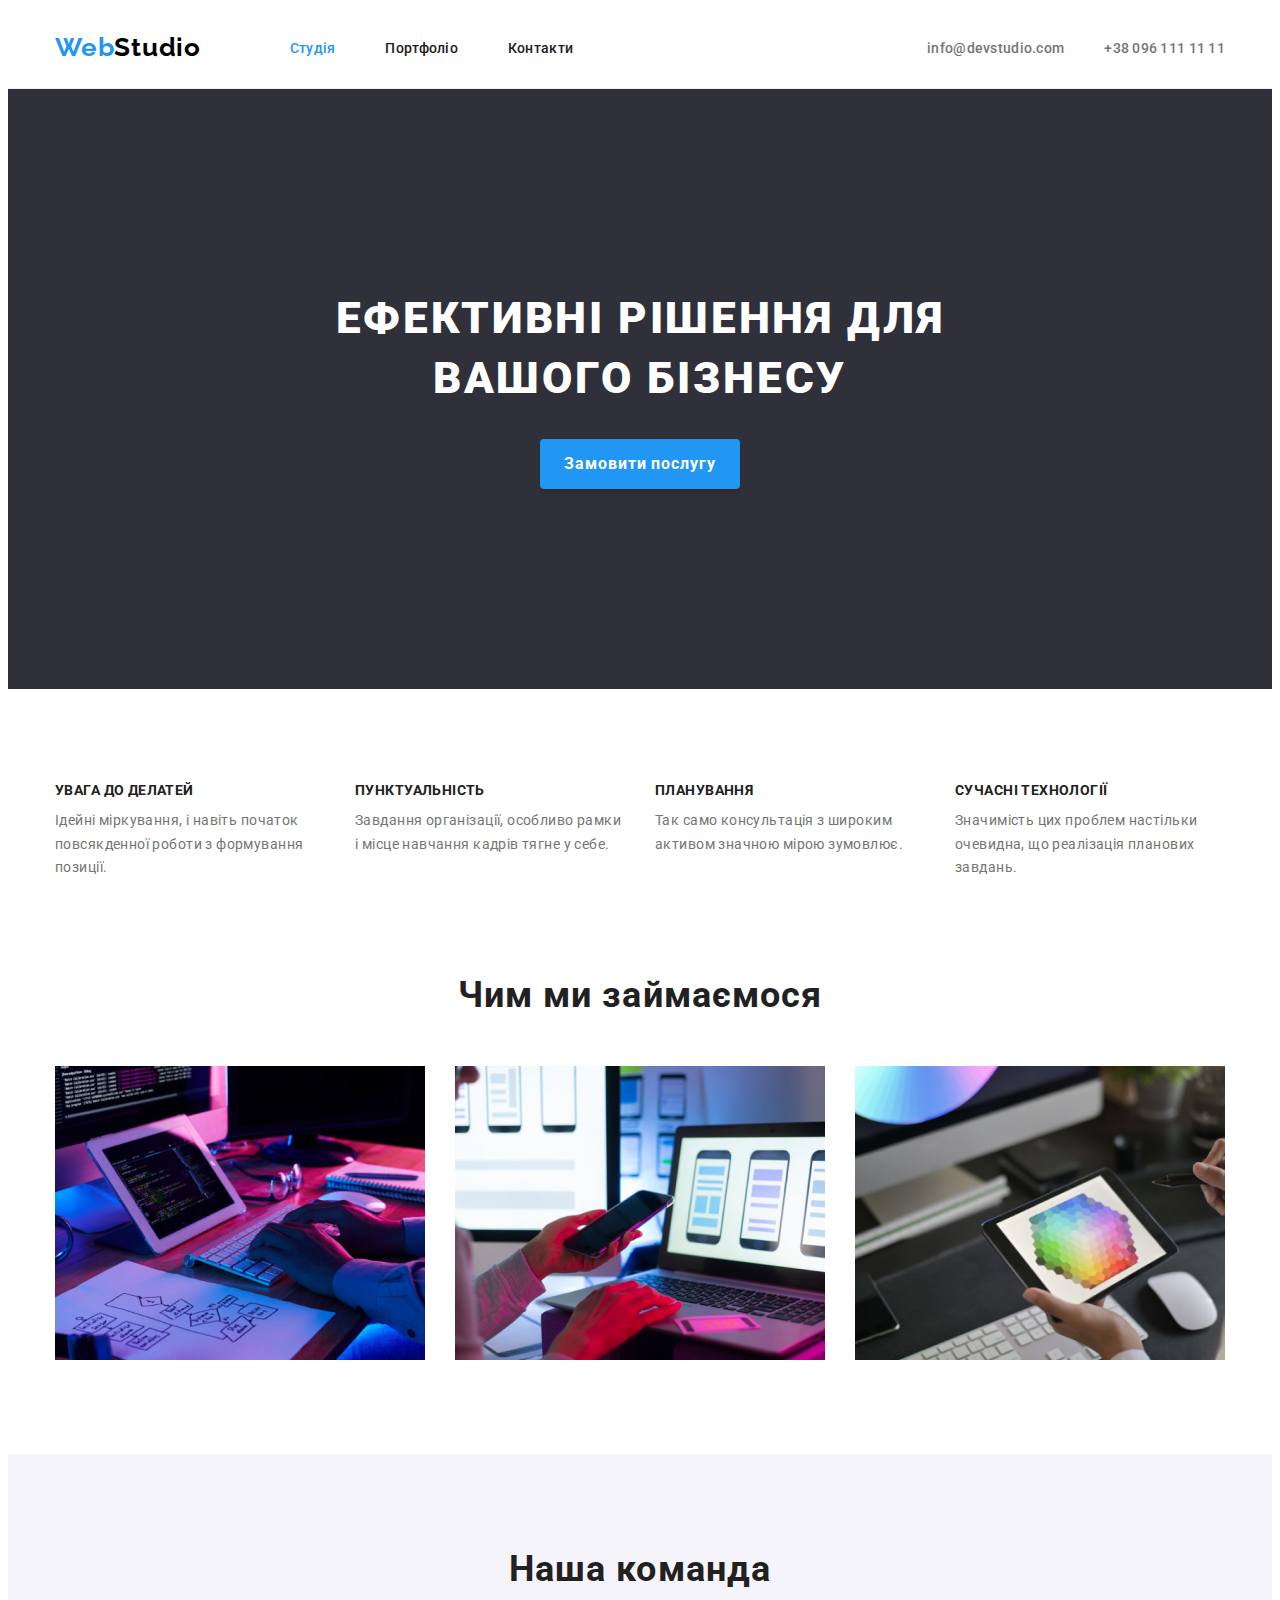
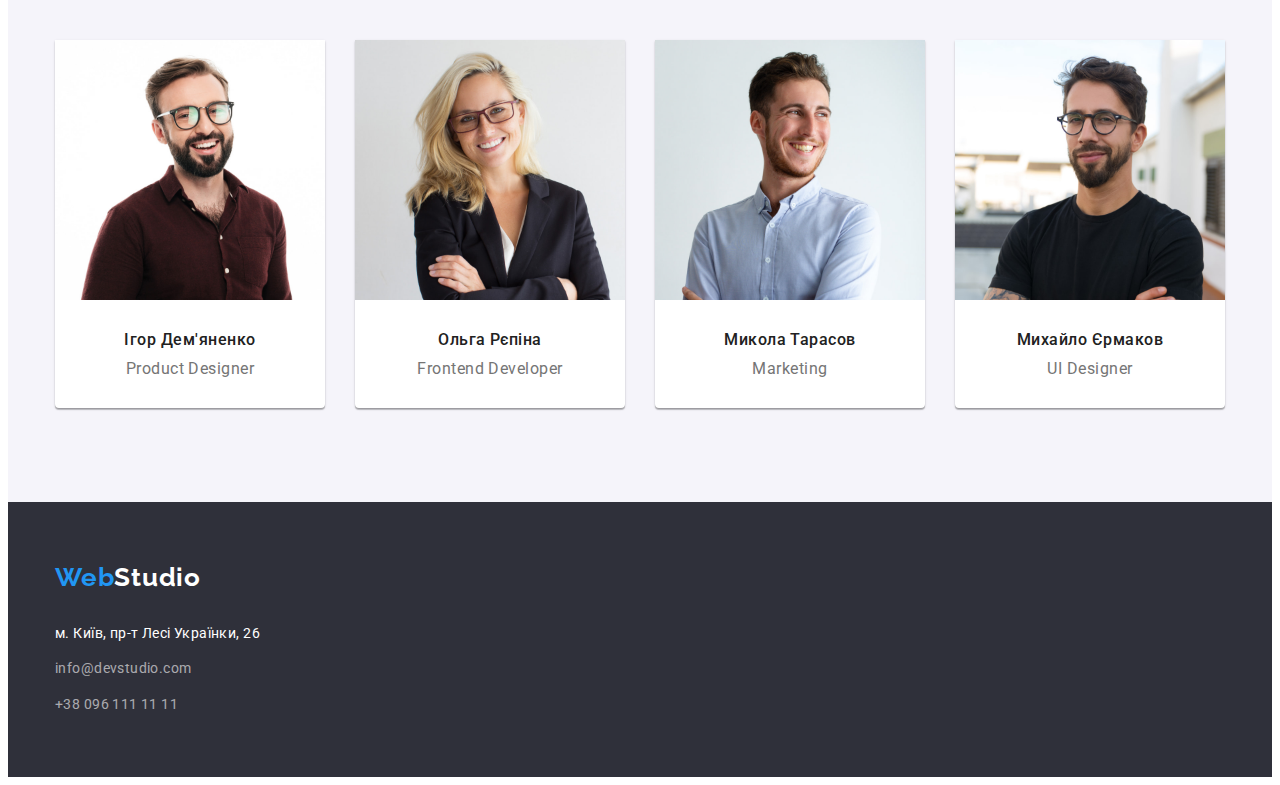
<file: index.html>
<!DOCTYPE html>
<html lang="uk">
<head>
    <meta charset="UTF-8">
    <meta http-equiv="X-UA-Compatible" content="IE=edge">
    <meta name="viewport" content="width=device-width, initial-scale=1.0">
    <title>Document</title>
    
    <link rel="preconnect" href="https://fonts.googleapis.com">
    <link rel="preconnect" href="https://fonts.gstatic.com" crossorigin>
    <link href="https://fonts.googleapis.com/css2?family=Raleway:wght@700&family=Roboto:wght@400;500;700;900&display=swap" rel="stylesheet">
    <link rel="stylesheet" href="https://cdnjs.cloudflare.com/ajax/libs/modern-normalize/1.1.0/modern-normalize.min.css" integrity="sha512-wpPYUAdjBVSE4KJnH1VR1HeZfpl1ub8YT/NKx4PuQ5NmX2tKuGu6U/JRp5y+Y8XG2tV+wKQpNHVUX03MfMFn9Q==" crossorigin="anonymous" referrerpolicy="no-referrer" />
    <link rel="stylesheet" href="./css/styles.css">
</head>
<body>
 <header  class="header">
  <div class="container">
    <div class="header-container">
<nav class="header-nav">
    <a class="link-logo" href="./"><span class="logo-web">Web</span>Studio</a>
    <ul class="list header-menu">
        <li><a class="link link-nav current" href="./index.html">Студія</a></li>
        <li><a class="link link-nav" href="./portfolio.html">Портфоліо</a></li>
        <li><a class="link link-nav" href="#">Контакти</a></li>
    </ul>
    </nav> 
<ul class="list header-contacts">
    <li><a class="link mailto-header" href="mailto:info@devstudio.com">info@devstudio.com</a></li>
    <li><a class="link tel-header" href="tel:+380961111111">+38 096 111 11 11</a></li>
    </ul>
    </div>
  </div>
</header>   
 <main>
    <section class="section hero">
    <div class="container">
      <h1 class="hero-title">Ефективні рішення для вашого бізнесу</h1>
      <button type="button" class="button hero-button">Замовити послугу</button>  
    </div>
    </section>
    <section class="section feature">
      <div class="container">
      <h2 class="visually-hidden">Особливості</h2>
      <ul class="list feature-list">
        <li>
        <h3 class="feature-title">Увага до делатей</h3>
        <p class="feature-text">Ідейні міркування, і навіть початок повсякденної роботи з формування позиції.</p>
        </li>
        <li>
        <h3 class="feature-title">Пунктуальність</h3>
        <p class="feature-text">Завдання організації, особливо рамки і місце навчання кадрів тягне у себе.</p>
        </li>
        <li>
        <h3 class="feature-title">Планування</h3>
        <p class="feature-text">Так само консультація з широким активом значною мірою зумовлює.</p>
        </li>
        <li>
        <h3 class="feature-title">Сучасні технології</h3>
        <p class="feature-text">Значимість цих проблем настільки очевидна, що реалізація планових завдань.</p>
        </li>
        </ul>
      </div>  
    </section>
    <section class="section">
      <div class="container">
       <h2 class="section-title">Чим ми займаємося</h2>
        <ul class="list boxes-list">
        <li><img src="./images/box-1.jpg" alt="Людина працює з комп'ютером" class="box-img"></li>
        <li><img src="./images/box-2.jpg" alt="Людина працює з телефоном та ноутбуком"></li>
        <li><img src="./images/box-3.jpg" alt="Людина працює з планшетом"></li>
        </ul>
      </div>
    </section>
    <section class="section our-team">
      <div class="container">
       <h2 class="section-title">Наша команда</h2>
        <ul class="list cards-list">
    <li class="card"><img class="team-img" src="./images/product-designer.jpg" alt="Усміхнений хлопець в окулярах">
      <div class="teammate">  
        <h3 class="teammate-name">Ігор Дем'яненко</h3>
        <p lang="en" class="teammate-position">Product Designer</p>
        </div>
    </li>
      <li class="card"><img class="team-img" src="./images/frontend-developer.jpg" alt="Усміхнена дівчина в окулярах">
        <div class="teammate">
        <h3 class="teammate-name">Ольга Рєпіна</h3>
        <p lang="en" class="teammate-position">Frontend Developer</p>
        </div>
    </li>
      <li class="card"><img class="team-img" src="./images/marketing.jpg" alt="Усміхнений хлопець">
        <div class="teammate">
        <h3 class="teammate-name">Микола Тарасов</h3>
        <p lang="en" class="teammate-position">Marketing</p>
        </div>
    </li>
      <li class="card"><img class="team-img" src="./images/ui-designer.jpg" alt="Усміхнений хлопець в окулярах">
        <div class="teammate">
        <h3 class="teammate-name">Михайло Єрмаков</h3>
        <p lang="en" class="teammate-position">UI Designer</p>
        </div>
    </li>
        </ul>
      </div>
    </section>
 </main>
 <footer class="footer">
  <div class="container">
    <a class="link-logo-footer" href="./"><span class="logo-web">Web</span>Studio</a>
    <address class="address">
        <ul class="list">
        <li><a class="link-address" href="https://goo.gl/maps/TG8gePgE3f3uXfUr5" target="_blank" rel="noopener noreferrer nofollow">м. Київ, пр-т Лесі Українки, 26</a></li>
        <li><a class="link-address mailto" href="mailto:info@devstudio.com">info@devstudio.com</a></li>
        <li><a class="link-address tel" href="tel:+380961111111">+38 096 111 11 11</a></li>
    </ul>
    </address>
 </footer>
</body>
</html>
</file>
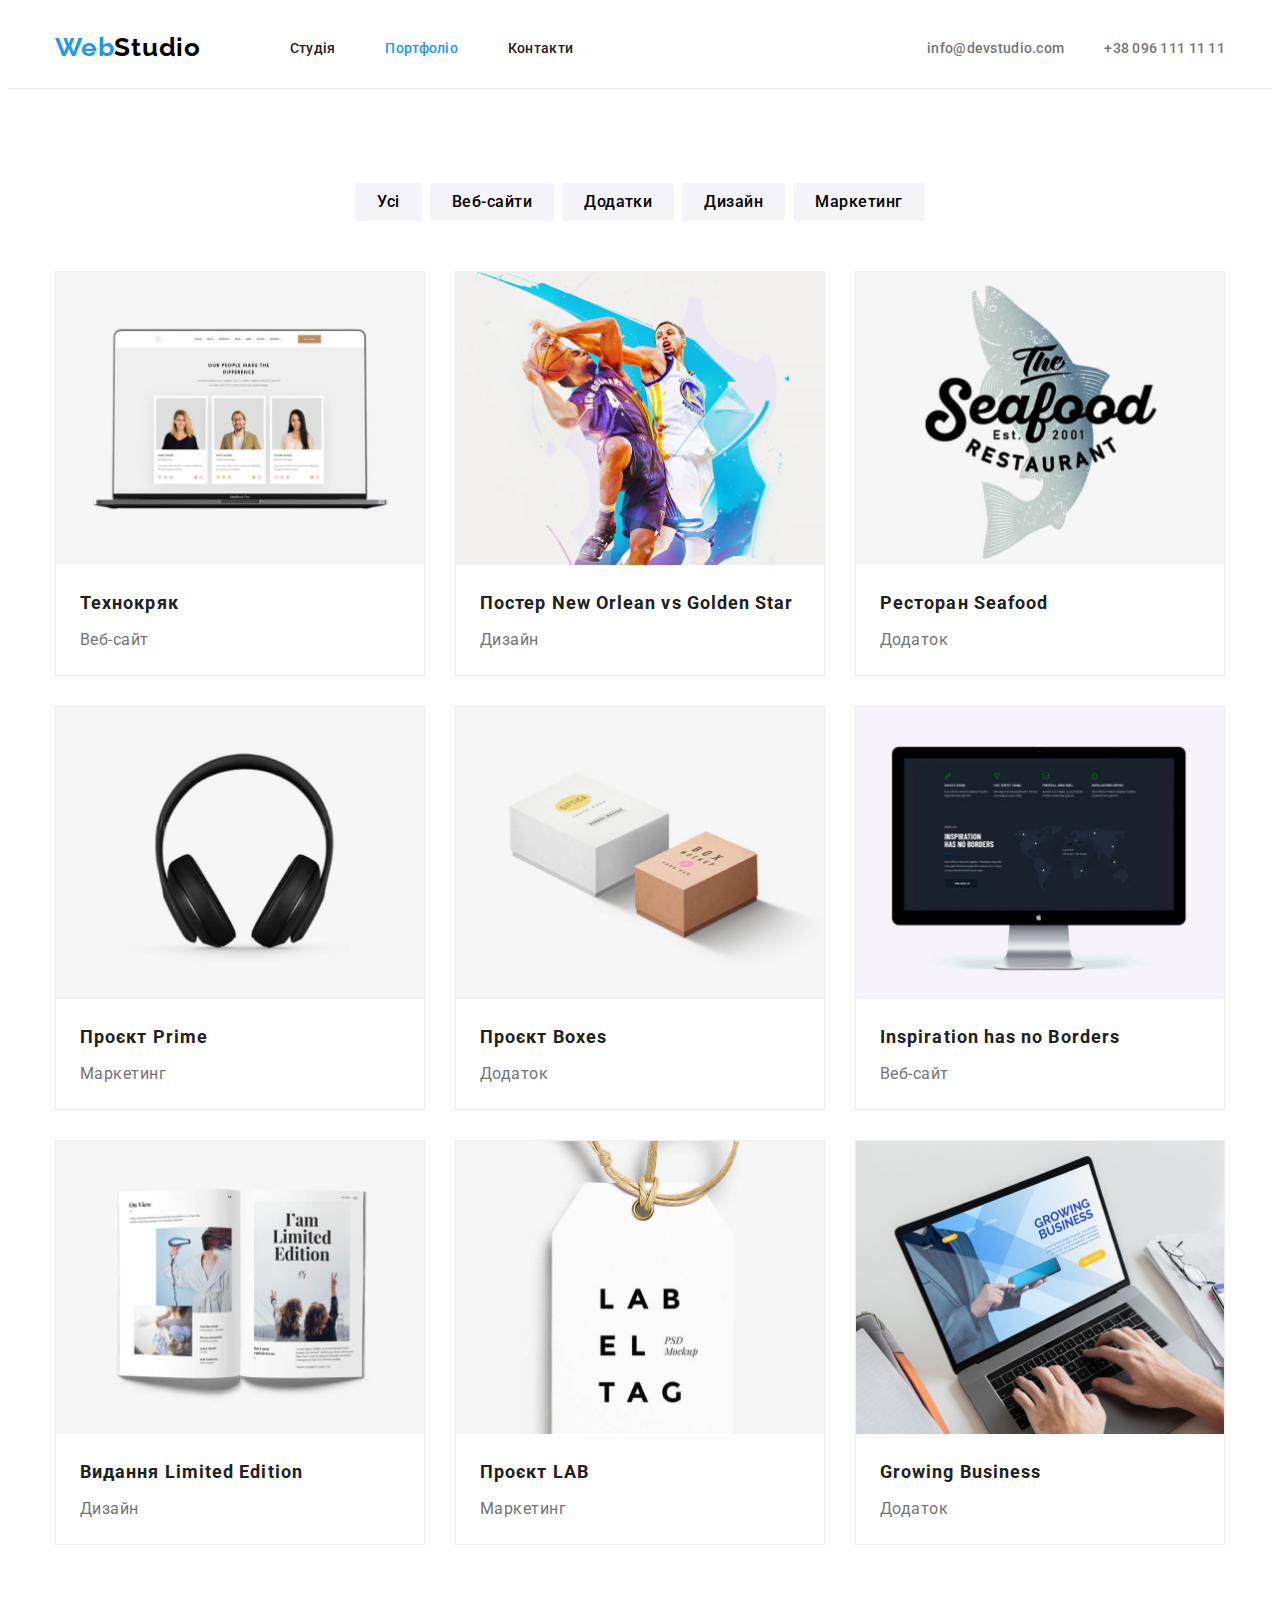
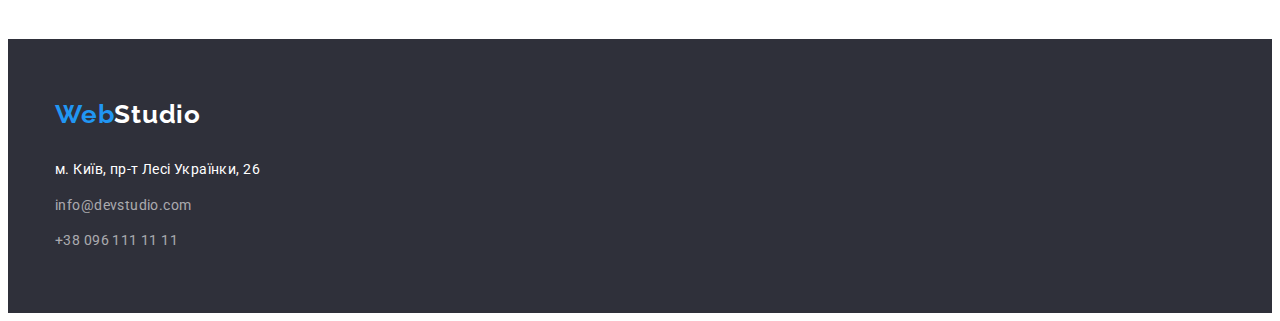
<file: portfolio.html>
<!DOCTYPE html>
<html lang="uk">
<head>
    <meta charset="UTF-8">
    <meta http-equiv="X-UA-Compatible" content="IE=edge">
    <meta name="viewport" content="width=device-width, initial-scale=1.0">
    <title>Portfolio</title>
   
    <link rel="preconnect" href="https://fonts.googleapis.com">
    <link rel="preconnect" href="https://fonts.gstatic.com" crossorigin>
    <link href="https://fonts.googleapis.com/css2?family=Raleway:wght@700&family=Roboto:wght@400;500;700;900&display=swap" rel="stylesheet">
    <link rel="stylesheet" href="https://cdnjs.cloudflare.com/ajax/libs/modern-normalize/1.1.0/modern-normalize.min.css" integrity="sha512-wpPYUAdjBVSE4KJnH1VR1HeZfpl1ub8YT/NKx4PuQ5NmX2tKuGu6U/JRp5y+Y8XG2tV+wKQpNHVUX03MfMFn9Q==" crossorigin="anonymous" referrerpolicy="no-referrer" />
    <link rel="stylesheet" href="./css/styles.css">
</head>
<body>

<header class="header">
  <div class="container">
    <div class="header-container">
<nav class="header-nav">
    <a class="link-logo" href="./"><span class="logo-web">Web</span>Studio</a>
    <ul class="list header-menu">
        <li><a class="link link-nav" href="./index.html">Студія</a></li>
        <li><a class="link link-nav current" href="./portfolio.html">Портфоліо</a></li>
        <li><a class="link link-nav" href="#">Контакти</a></li>
    </ul>
    </nav> 
<ul class="list header-contacts">
    <li><a class="link mailto-header" href="mailto:info@devstudio.com">info@devstudio.com</a></li>
    <li><a class="link tel-header" href="tel:+380961111111">+38 096 111 11 11</a></li>
    </ul>
    </div>
  </div>
</header> 

<main>
<section class="section">
<div class="container">
<h1 class="visually-hidden">Портфоліо</h1>
<ul class="list project-button-list">
   <li><button type="button" class="button project-button">Усі</button></li>
   <li><button type="button" class="button project-button">Веб-сайти</button></li>
   <li><button type="button" class="button project-button">Додатки</button></li>
   <li><button type="button" class="button project-button">Дизайн</button></li>
   <li><button type="button" class="button project-button">Маркетинг</button></li> 
</ul>
<ul class="list project-card-list">
    <li class="project-card">
        <img class="img" src="./images/tekhnokriak.jpg" alt="Екран ноутбука">
        <div class="card-title">
        <h2 class="project-title">Технокряк</h2>
        <p class="project-type">Веб-сайт</p>
        </div>
    </li>
    <li class="project-card">
        <img class="img" src="./images/new-orlean-vs-golden-star.jpg" alt="Двоє хлопців іграють в баскетбол">
        <div class="card-title">
        <h2 class="project-title">Постер New Orlean vs Golden Star</h2>
        <p class="project-type">Дизайн</p>
        </div>
    </li>
    <li class="project-card">
        <img src="./images/seafood.jpg" alt="Риба та назва ресторану">
        <div class="card-title">
        <h2 class="project-title">Ресторан Seafood</h2>
        <p class="project-type">Додаток</p>
        </div>
    </li>
    <li class="project-card">
        <img src="./images/prime.jpg" alt="Навушники">
        <div class="card-title">
        <h2 class="project-title">Проєкт Prime</h2>
        <p class="project-type">Маркетинг</p>
        </div>
    </li>
    <li class="project-card">
        <img src="./images/boxes.jpg" alt="Дві коробки">
        <div class="card-title">
        <h2 class="project-title">Проєкт Boxes</h2>
        <p class="project-type">Додаток</p>
        </div>
    </li>
    <li class="project-card">
        <img src="./images/inspiration-has-no-borders.jpg" alt="Комп'ютер мак">
        <div class="card-title">
        <h2 class="project-title">Inspiration has no Borders</h2>
        <p class="project-type">Веб-сайт</p>
        </div>
    </li>
    <li class="project-card">
        <img src="./images/limited-edition.jpg" alt="Відкритий журнал">
        <div class="card-title">
        <h2 class="project-title">Видання Limited Edition</h2>
        <p class="project-type">Дизайн</p>
        </div>
    </li>
    <li class="project-card">
        <img src="./images/lab.jpg" alt="Бірка">
        <div class="card-title">
        <h2 class="project-title">Проєкт LAB</h2>
        <p class="project-type">Маркетинг</p>
        </div>
    </li>
    <li class="project-card">
        <img src="./images/growing-business.jpg" alt="Людина працює з ноутбуком">
        <div class="card-title">
        <h2 class="project-title">Growing Business</h2>
        <p class="project-type">Додаток</p>
        </div>
    </li>
</ul>
</div>
</section>
</main>    
<footer class="footer">
  <div class="container">
    <a class="link-logo-footer" href="./"><span class="logo-web">Web</span>Studio</a>
    <address class="address">
        <ul class="list">
        <li><a class="link-address" href="https://goo.gl/maps/TG8gePgE3f3uXfUr5" target="_blank" rel="noopener noreferrer nofollow">м. Київ, пр-т Лесі Українки, 26</a></li>
        <li><a class="link-address mailto" href="mailto:info@devstudio.com">info@devstudio.com</a></li>
        <li><a class="link-address tel" href="tel:+380961111111">+38 096 111 11 11</a></li>
        </ul>
    </address>
  </div>
 </footer>
</body>
</html>
</file>
<file: css/styles.css>
:root {
    --color-primery: #212121;
    --color-secondary: #757575;
    --color-logo: #000;
    --color-text-action: #FFF;
    --color-action: #2196F3;
    --color-button-action: #188CE8;
    --color-button-border: #EEE;
    --color-background-primery: #F5F5F5;
    --color-background-secondary: #F5F4FA;
    --color-section-background: #2F303A;
    --project-card-gap: 30px;
}
* {
    box-sizing: border-box;
}

h1,
h2, 
h3, 
h4, 
h5, 
h6, 
p {
    margin-top: 0;
}
body {
    font-family: "Roboto", sans-serif;
    color: var(--color-primery);
    background-color: var(--color-text-action);
}
.visually-hidden {
    position: absolute;
    white-space: nowrap;
    width: 1px;
    height: 1px;
    overflow: hidden;
    border: 0;
    padding: 0;
    clip: rect(0 0 0 0);
    clip-path: inset(50%);
    margin: -1px;
}
.list {
    list-style: none;
    padding-left: 0;
    margin: 0;
}
.link {
    text-decoration: none;
    cursor: pointer;
    font-weight: 500;
    font-size: 14px;
    line-height: 1.14;
    letter-spacing: 0.02em;
    color: inherit;
}
.button {
    font-family: inherit;
    cursor: pointer;
    border: none;
}
.container {
    width: auto;
    max-width: 1200px;
    margin: 0 auto;
    padding: 0 15px;
}
.section {
    background-color: inherit;
    padding: 94px 0;
}
img {
    display: block;
    max-width: 100%;
    height: auto;
}

/* Шапка */

.header {
    border-bottom: 1px solid #ECECEC;
    padding: 24px 0 25px;
}
.header-container {
    display: flex;
    justify-content: space-between;
    align-items: center;
    gap: 354px;
    }
.header-nav {
    display: flex;
    justify-content: space-between;
    align-items: center;
    flex-grow: 1;
}
.header-menu {
    display: flex;
    gap: 50px;
}
.header-contacts {
    display: flex;
    gap: 40px;
}
.link-logo {
    font-family: 'Raleway';
    font-weight: 700;
    line-height: 1.2;
    font-size: 26px;
    color: var(--color-logo);
    letter-spacing: 0.03em;
    text-decoration: none;
}
.logo-web {
    color: var(--color-action);
}
.link-nav:hover, .link-nav:focus, .link-nav:active {
    color: var(--color-action);
}
.link-nav.current {
    color: var(--color-action);
}
.mailto-header,
.tel-header {
    color: var(--color-secondary);
}
.mailto-header:hover,
.mailto-header:focus {
    color: var(--color-action);
}

/* Герой */

.hero {
    background-color: var(--color-section-background);
    padding: 200px 0; 

}
.hero-title {
    width: 696px;
    color: var(--color-text-action);
    font-size: 44px;
    line-height: 1.36;
    font-weight: 900;
    text-align: center;
    letter-spacing: 0.06em;
    text-transform: uppercase;
    margin-left: auto;
    margin-right: auto;
    margin-bottom: 30px;
}
.hero-button {
    font-weight: 700;
    font-size: 16px;
    line-height: 1.88;
    display: block;
    align-items: center;
    text-align: center;
    letter-spacing: 0.06em;
    color: var(--color-text-action);
    background-color: var(--color-action); 
    box-shadow: 0px 4px 4px rgba(0, 0, 0, 0.15);
    border-radius: 4px;
    width: 200px;
    height: 50px;
    margin-left: auto;
    margin-right: auto;
}
.hero-button:hover, .hero-button:focus, .hero-button:active {
    background-color: var(--color-button-action);
    box-shadow: 0px 4px 4px rgba(0, 0, 0, 0.15);
    border-radius: 4px;
}

/* Особливості */

.feature {
    padding-bottom: 0;
}
.feature-list {
    display: flex;
    gap: 30px;
    }
 .feature-title {
    font-size: 14px;
    line-height: 1.14;
    letter-spacing: 0.03em;
    text-transform: uppercase;
    margin-bottom: 10px;
}
.feature-text {
    font-size: 14px;
    line-height: 1.7;
    letter-spacing: 0.03em;
    color: var(--color-secondary);
    width: 270px;
    margin-bottom: 0;
}

/* Чим ми займаємося, Наша команда*/

.section-title {
    font-size: 36px;
    line-height: 1.17;
    text-align: center;
    letter-spacing: 0.03em;
    margin-bottom: 50px;
}
.boxes-list {
    display: flex;
    gap: 30px;
}
.our-team {
    background-color: var(--color-background-secondary);
}
.cards-list {
    display: flex;
    gap: 30px;
}
.card {
    background-color: var(--color-text-action);
    box-shadow: 0px 1px 3px rgba(0, 0, 0, 0.12), 0px 1px 1px rgba(0, 0, 0, 0.14), 0px 2px 1px rgba(0, 0, 0, 0.2);
    border-radius: 0px 0px 4px 4px;
}
.team-img {
width: 270px;
height: 260px;
}
.teammate {
    padding: 30px 0;
}
.teammate-name {
    font-weight: 500;
    font-size: 16px;
    line-height: 1.19;
    text-align: center;
    letter-spacing: 0.03em;
    margin-bottom: 10px;
}
.teammate-position {
    font-size: 16px;
    line-height: 1.19;
    text-align: center;
    letter-spacing: 0.03em;
    color: var(--color-secondary);
    margin-bottom: 0;
}

/* Портфоліо */

.project-button-list {
    display: flex;
    justify-content: center;
    gap: 8px;
    margin-bottom: 50px;
}
.project-button {
    font-weight: 500;
    font-size: 16px;
    line-height: 1.63;
    text-align: center;
    letter-spacing: 0.03em;
    background-color: var(--color-background-secondary);
    border-radius: 4px;
    padding: 6px 22px;
}
.project-button:hover, .project-button:focus, .project-button:active {
    color: var(--color-text-action);
    background-color: var(--color-action);
}
.project-card-list {
    display: flex;
    flex-wrap: wrap;
    margin-left: calc(-1*var(--project-card-gap));
    margin-top: calc(-1*var(--project-card-gap));
}
.project-card {
    flex-basis: calc(100%/3 - 30px);
    background-color: var(--color-text-action);
    border: 1px solid var(--color-button-border);
    margin-left: var(--project-card-gap);
    margin-top: var(--project-card-gap);
}
.card-title {
    padding: 20px 24px;
}
.project-title {
    font-size: 18px;
    line-height: 2;
    letter-spacing: 0.06em;
    margin-bottom: 4px;
}
.project-type {
    font-size: 16px;
    line-height: 1.88;
    letter-spacing: 0.03em;
    color: var(--color-secondary);
    margin-bottom: 0;
}

/* Підвал */

.footer {
    background-color: var(--color-section-background);
    padding: 60px 0;
}
.link-logo-footer {
    font-weight: 700;
    font-family: 'Raleway';
    font-size: 26px;
    line-height: 1.2;
    letter-spacing: 0.03em;
    color: var(--color-text-action);
    text-decoration: none;
    }
.address {
    font-style: normal;
    font-size: 14px;
    line-height: 1.7;
    letter-spacing: 0.03em;
    margin-top: 28px;
}
.link-address {
    display: inline-block;
    color: var(--color-text-action);
    text-decoration: none;
    cursor: pointer;
}
.mailto, .tel {
    color: rgba(255, 255, 255, 0.6);
    margin-top: 12px;
    }
.mailto:hover, .mailto:focus {
    color: var(--color-action);
}
</file>
